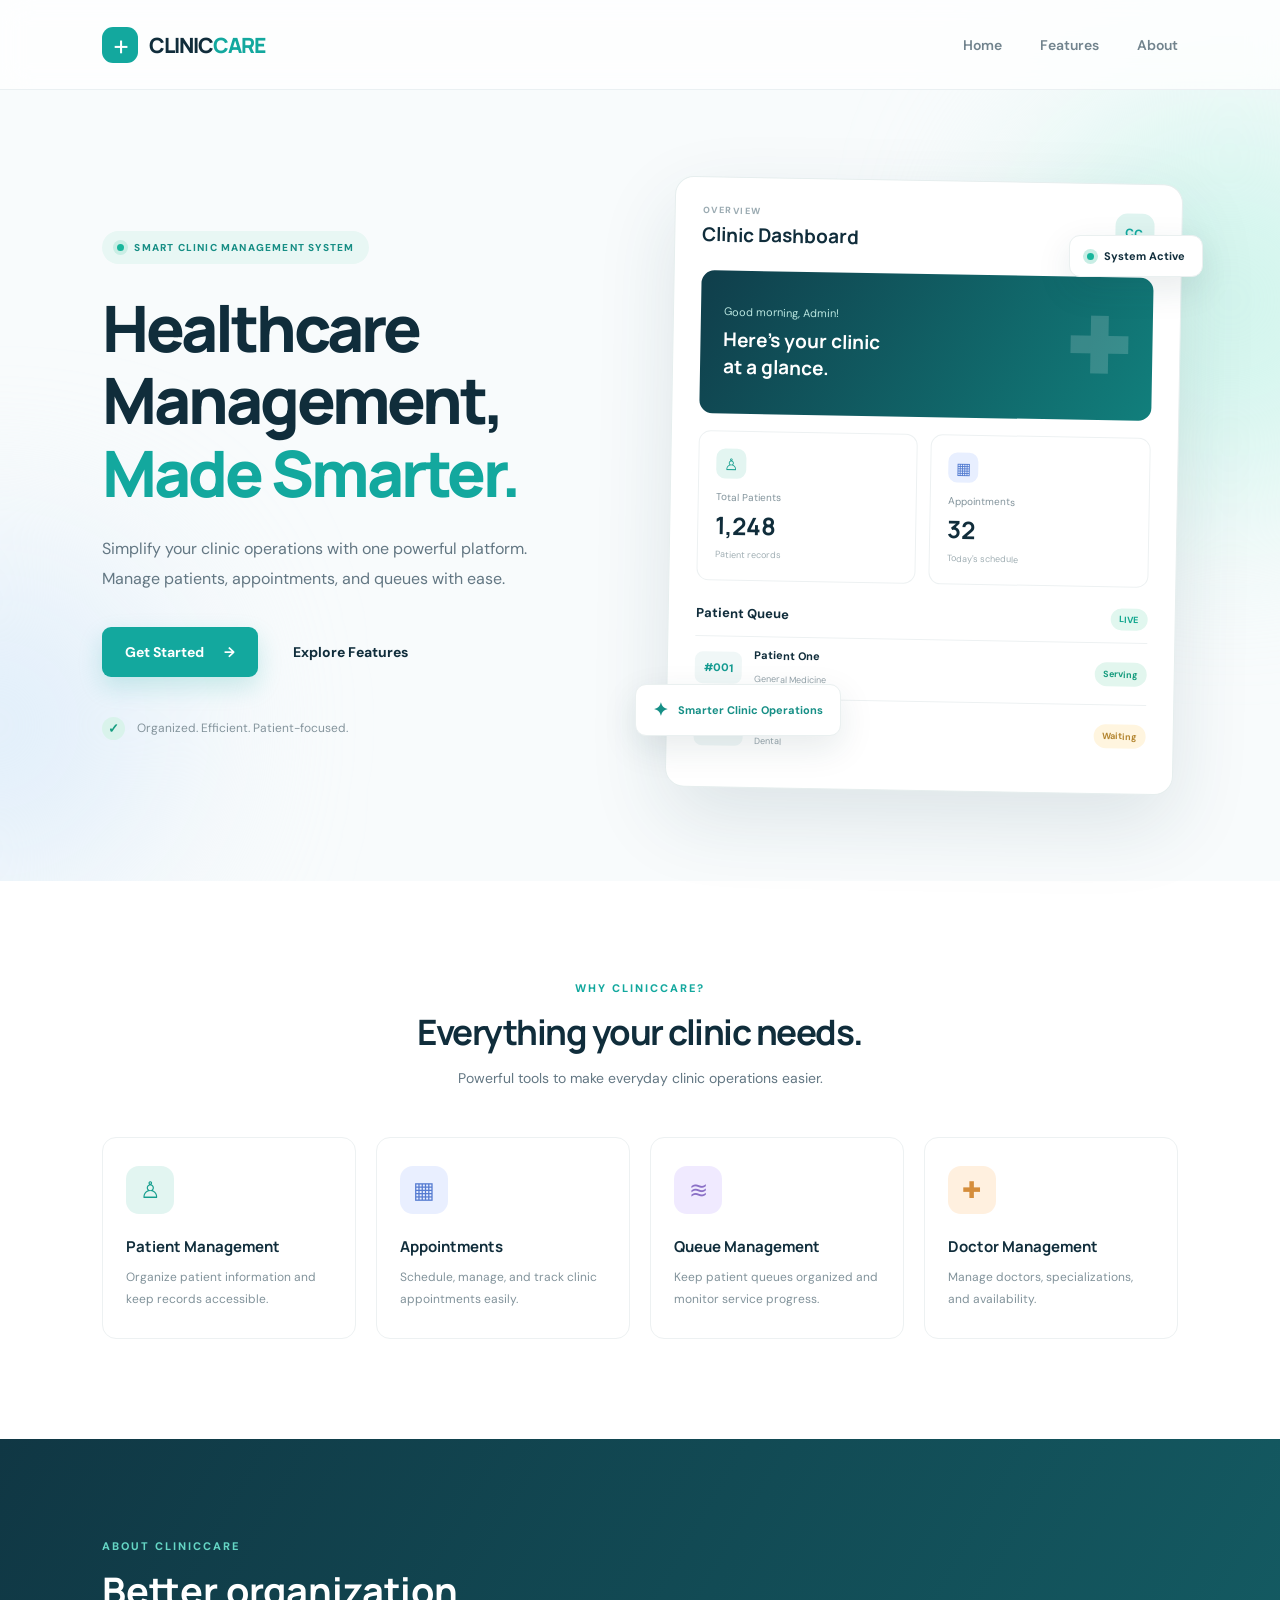
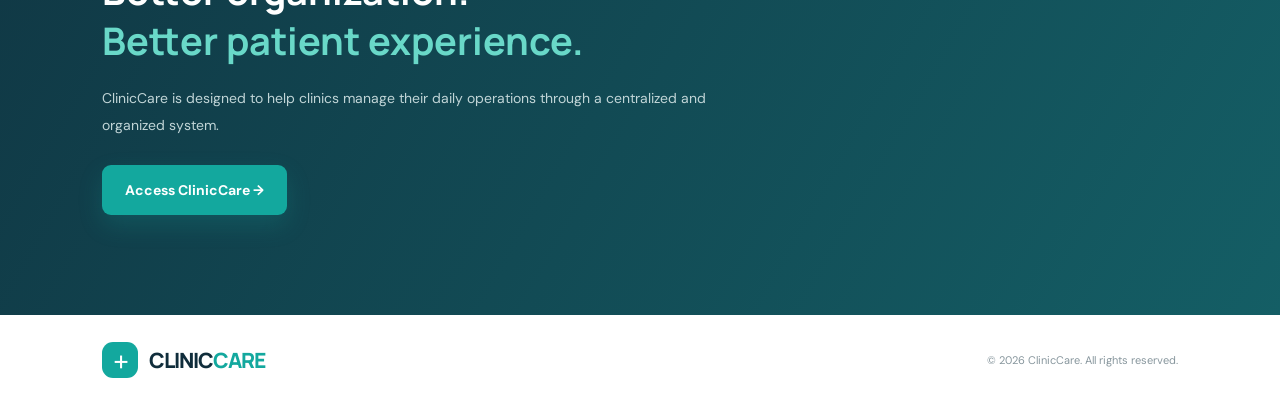
<file: welcome.html>
<!DOCTYPE html>
<html lang="en">
<head>
    <meta charset="UTF-8">
    <meta name="viewport" content="width=device-width, initial-scale=1.0">

    <title>ClinicCare | Smart Healthcare Management</title>

    <link rel="stylesheet" href="css/welcome.css">
</head>
<body>

    <div class="background-glow glow-one"></div>
    <div class="background-glow glow-two"></div>

    <!-- NAVBAR -->
    <header class="navbar">
        <a href="welcome.html" class="logo">
            <div class="logo-icon">+</div>
            <span>CLINIC<span class="logo-accent">CARE</span></span>
        </a>

        <nav class="nav-links">
            <a href="#home">Home</a>
            <a href="#features">Features</a>
            <a href="#about">About</a>
        </nav>

    </header>

    <!-- HERO SECTION -->
    <main class="hero" id="home">

        <section class="hero-content">

            <div class="announcement">
                <span class="announcement-dot"></span>
                SMART CLINIC MANAGEMENT SYSTEM
            </div>

            <h1>
                Healthcare<br>
                Management,<br>
                <span>Made Smarter.</span>
            </h1>

            <p class="hero-description">
                Simplify your clinic operations with one powerful platform.
                Manage patients, appointments, and queues with ease.
            </p>

            <div class="hero-buttons">
                <a href="signup.html" class="primary-btn">
                    Get Started <span>→</span>
                </a>

                <a href="#features" class="secondary-btn">
                    Explore Features
                </a>
            </div>

            <div class="hero-trust">
                <div class="trust-icon">✓</div>
                <p>Organized. Efficient. Patient-focused.</p>
            </div>

        </section>

        <!-- DASHBOARD PREVIEW -->
        <section class="preview-container">

            <div class="floating-label label-top">
                <span class="status-dot"></span>
                System Active
            </div>

            <div class="dashboard-preview">

                <div class="preview-header">
                    <div>
                        <p class="preview-small">OVERVIEW</p>
                        <h3>Clinic Dashboard</h3>
                    </div>

                    <div class="preview-avatar">CC</div>
                </div>

                <div class="welcome-card">
                    <div>
                        <p>Good morning, Admin!</p>
                        <h2>Here's your clinic<br>at a glance.</h2>
                    </div>
                    <div class="welcome-symbol">✚</div>
                </div>

                <div class="preview-stats">

                    <div class="stat-card">
                        <div class="stat-icon patients-icon">♙</div>
                        <p>Total Patients</p>
                        <h3>1,248</h3>
                        <span>Patient records</span>
                    </div>

                    <div class="stat-card">
                        <div class="stat-icon appointments-icon">▦</div>
                        <p>Appointments</p>
                        <h3>32</h3>
                        <span>Today's schedule</span>
                    </div>

                </div>

                <div class="queue-preview">
                    <div class="queue-heading">
                        <h4>Patient Queue</h4>
                        <span>LIVE</span>
                    </div>

                    <div class="queue-item">
                        <div class="queue-number">#001</div>
                        <div class="queue-person">
                            <strong>Patient One</strong>
                            <small>General Medicine</small>
                        </div>
                        <span class="queue-status serving">Serving</span>
                    </div>

                    <div class="queue-item">
                        <div class="queue-number">#002</div>
                        <div class="queue-person">
                            <strong>Patient Two</strong>
                            <small>Dental</small>
                        </div>
                        <span class="queue-status waiting">Waiting</span>
                    </div>
                </div>

            </div>

            <div class="floating-label label-bottom">
                <span>✦</span>
                Smarter Clinic Operations
            </div>

        </section>

    </main>

    <!-- FEATURES -->
    <section class="features-section" id="features">

        <div class="section-heading">
            <p class="section-tag">WHY CLINICCARE?</p>
            <h2>Everything your clinic needs.</h2>
            <p>Powerful tools to make everyday clinic operations easier.</p>
        </div>

        <div class="feature-grid">

            <div class="feature-card">
                <div class="feature-icon teal">♙</div>
                <h3>Patient Management</h3>
                <p>Organize patient information and keep records accessible.</p>
            </div>

            <div class="feature-card">
                <div class="feature-icon blue">▦</div>
                <h3>Appointments</h3>
                <p>Schedule, manage, and track clinic appointments easily.</p>
            </div>

            <div class="feature-card">
                <div class="feature-icon purple">≋</div>
                <h3>Queue Management</h3>
                <p>Keep patient queues organized and monitor service progress.</p>
            </div>

            <div class="feature-card">
                <div class="feature-icon orange">✚</div>
                <h3>Doctor Management</h3>
                <p>Manage doctors, specializations, and availability.</p>
            </div>

        </div>

    </section>

    <!-- ABOUT -->
    <section class="about-section" id="about">
        <div class="about-content">
            <p class="section-tag">ABOUT CLINICCARE</p>
            <h2>Better organization.<br><span>Better patient experience.</span></h2>
            <p>
                ClinicCare is designed to help clinics manage their daily
                operations through a centralized and organized system.
            </p>
            <a href="login.html" class="primary-btn">
                Access ClinicCare →
            </a>
        </div>
    </section>

    <!-- FOOTER -->
    <footer class="footer">
        <a href="welcome.html" class="logo">
            <div class="logo-icon">+</div>
            <span>CLINIC<span class="logo-accent">CARE</span></span>
        </a>

        <p>© 2026 ClinicCare. All rights reserved.</p>
    </footer>

    <script src="js/welcome.js"></script>

</body>
</html>
</file>
<file: css/welcome.css>
@import url('https://fonts.googleapis.com/css2?family=DM+Sans:wght@400;500;600;700;800&family=Manrope:wght@400;500;600;700;800&display=swap');

:root {
    --navy: #102d3b;
    --teal: #13a89e;
    --light-teal: #e4f7f4;
    --text: #637783;
    --white: #ffffff;
}

* {
    margin: 0;
    padding: 0;
    box-sizing: border-box;
}

html {
    scroll-behavior: smooth;
}

body {
    font-family: 'DM Sans', sans-serif;
    color: var(--navy);
    background: #f8fbfc;
    overflow-x: hidden;
    position: relative;
}

a {
    text-decoration: none;
}

/* BACKGROUND */

.background-glow {
    position: absolute;
    border-radius: 50%;
    filter: blur(90px);
    z-index: -1;
    pointer-events: none;
}

.glow-one {
    width: 400px;
    height: 400px;
    background: #d2f5ed;
    top: 100px;
    right: -150px;
}

.glow-two {
    width: 350px;
    height: 350px;
    background: #e1eefa;
    top: 550px;
    left: -180px;
}

/* NAVBAR */

.navbar {
    width: 100%;
    height: 90px;
    padding: 0 8%;
    display: flex;
    align-items: center;
    justify-content: space-between;
    position: relative;
    z-index: 10;
    border-bottom: 1px solid #eaf0f2;
    background: rgba(255, 255, 255, 0.75);
    backdrop-filter: blur(15px);
}

.logo {
    display: flex;
    align-items: center;
    gap: 11px;
    color: var(--navy);
    font-family: 'Manrope', sans-serif;
    font-size: 21px;
    font-weight: 800;
    letter-spacing: -1px;
}

.logo-accent {
    color: var(--teal);
}

.logo-icon {
    width: 36px;
    height: 36px;
    background: var(--teal);
    color: white;
    border-radius: 11px;
    display: grid;
    place-items: center;
    font-size: 28px;
    font-weight: 500;
}

.nav-links {
    display: flex;
    gap: 38px;
}

.nav-links a {
    color: #71838d;
    font-size: 14px;
    font-weight: 600;
    transition: 0.3s;
}

.nav-links a:hover {
    color: var(--teal);
}

/* HERO */

.hero {
    min-height: 690px;
    padding: 90px 8%;
    display: grid;
    grid-template-columns: 1fr 1fr;
    align-items: center;
    gap: 60px;
}

.hero-content {
    animation: fadeUp 0.8s ease;
}

.announcement {
    display: inline-flex;
    align-items: center;
    gap: 10px;
    background: #e8f7f4;
    color: #178e85;
    padding: 10px 15px;
    border-radius: 30px;
    font-size: 10px;
    font-weight: 800;
    letter-spacing: 1.2px;
    margin-bottom: 28px;
}

.announcement-dot,
.status-dot {
    width: 7px;
    height: 7px;
    background: #19b69c;
    border-radius: 50%;
    box-shadow: 0 0 0 4px #c9eee5;
}

.hero h1 {
    font-family: 'Manrope', sans-serif;
    font-size: clamp(42px, 5vw, 65px);
    font-weight: 800;
    letter-spacing: -3px;
    line-height: 1.13;
    color: var(--navy);
}

.hero h1 span {
    color: var(--teal);
}

.hero-description {
    color: var(--text);
    font-size: 16px;
    line-height: 1.9;
    max-width: 470px;
    margin: 25px 0 32px;
}

.hero-buttons {
    display: flex;
    align-items: center;
    gap: 15px;
    flex-wrap: wrap;
}

.primary-btn {
    display: inline-flex;
    align-items: center;
    gap: 20px;
    background: var(--teal);
    color: white;
    padding: 16px 23px;
    border-radius: 9px;
    font-size: 14px;
    font-weight: 700;
    box-shadow: 0 10px 25px rgba(19, 168, 158, 0.2);
    transition: 0.3s;
}

.primary-btn:hover {
    background: #0c8d84;
    transform: translateY(-3px);
    box-shadow: 0 15px 30px rgba(19, 168, 158, 0.25);
}

.secondary-btn {
    color: var(--navy);
    padding: 16px 20px;
    font-size: 14px;
    font-weight: 700;
    transition: 0.3s;
}

.secondary-btn:hover {
    color: var(--teal);
}

.hero-trust {
    display: flex;
    align-items: center;
    gap: 12px;
    margin-top: 40px;
}

.trust-icon {
    width: 23px;
    height: 23px;
    border-radius: 50%;
    background: #d9f3eb;
    color: #159d80;
    display: grid;
    place-items: center;
    font-size: 13px;
    font-weight: bold;
}

.hero-trust p {
    color: #84949c;
    font-size: 12px;
}

/* DASHBOARD PREVIEW */

.preview-container {
    position: relative;
    max-width: 510px;
    width: 100%;
    margin: auto;
    animation: fadeUp 1s ease;
}

.dashboard-preview {
    background: white;
    border: 1px solid #e6eeee;
    border-radius: 19px;
    padding: 27px;
    box-shadow: 0 30px 80px rgba(26, 69, 79, 0.12);
    transform: rotate(1deg);
}

.preview-header {
    display: flex;
    justify-content: space-between;
    align-items: center;
    margin-bottom: 23px;
}

.preview-small {
    font-size: 9px;
    color: #9babb2;
    font-weight: 800;
    letter-spacing: 1.5px;
    margin-bottom: 5px;
}

.preview-header h3 {
    font-family: 'Manrope', sans-serif;
    font-size: 19px;
}

.preview-avatar {
    width: 39px;
    height: 39px;
    border-radius: 12px;
    display: grid;
    place-items: center;
    background: #dff4f0;
    color: var(--teal);
    font-size: 12px;
    font-weight: 800;
}

.welcome-card {
    background: linear-gradient(120deg, #103e4b, #117f7c);
    padding: 23px;
    border-radius: 13px;
    display: flex;
    align-items: center;
    justify-content: space-between;
    color: white;
    overflow: hidden;
}

.welcome-card p {
    font-size: 11px;
    color: #b9e5df;
    margin-bottom: 8px;
}

.welcome-card h2 {
    font-family: 'Manrope', sans-serif;
    font-size: 19px;
    line-height: 1.4;
}

.welcome-symbol {
    font-size: 75px;
    font-weight: 800;
    color: rgba(255, 255, 255, 0.17);
}

.preview-stats {
    display: grid;
    grid-template-columns: 1fr 1fr;
    gap: 13px;
    margin-top: 17px;
}

.stat-card {
    padding: 17px;
    border: 1px solid #edf1f2;
    border-radius: 12px;
}

.stat-icon {
    width: 30px;
    height: 30px;
    border-radius: 9px;
    display: grid;
    place-items: center;
    font-size: 16px;
    margin-bottom: 12px;
}

.patients-icon {
    background: #e3f5f1;
    color: #159e8e;
}

.appointments-icon {
    background: #e8efff;
    color: #527bd0;
}

.stat-card p {
    color: #82939b;
    font-size: 10px;
    margin-bottom: 5px;
}

.stat-card h3 {
    font-family: 'Manrope', sans-serif;
    font-size: 24px;
}

.stat-card span {
    font-size: 9px;
    color: #a1afb4;
}

.queue-preview {
    margin-top: 21px;
}

.queue-heading {
    display: flex;
    align-items: center;
    justify-content: space-between;
    margin-bottom: 12px;
}

.queue-heading h4 {
    font-size: 13px;
}

.queue-heading span {
    font-size: 9px;
    font-weight: 800;
    color: #13a78f;
    background: #e1f7ef;
    padding: 5px 9px;
    border-radius: 20px;
}

.queue-item {
    display: flex;
    align-items: center;
    padding: 11px 0;
    border-top: 1px solid #edf1f2;
    gap: 12px;
}

.queue-number {
    background: #f0f7f7;
    color: #159b91;
    font-size: 11px;
    font-weight: 800;
    padding: 9px;
    border-radius: 8px;
}

.queue-person {
    flex: 1;
}

.queue-person strong {
    display: block;
    font-size: 11px;
    margin-bottom: 4px;
}

.queue-person small {
    color: #94a2a9;
    font-size: 9px;
}

.queue-status {
    font-size: 9px;
    padding: 6px 9px;
    border-radius: 20px;
    font-weight: 700;
}

.serving {
    color: #159b7d;
    background: #e2f6ee;
}

.waiting {
    color: #b48631;
    background: #fff5df;
}

/* FLOATING LABELS */

.floating-label {
    position: absolute;
    display: flex;
    align-items: center;
    gap: 10px;
    background: white;
    padding: 13px 17px;
    border: 1px solid #eaf0f0;
    border-radius: 11px;
    box-shadow: 0 12px 35px rgba(20, 55, 65, 0.1);
    font-size: 11px;
    font-weight: 700;
    z-index: 2;
    animation: float 4s ease-in-out infinite;
}

.label-top {
    top: 55px;
    right: -25px;
}

.label-bottom {
    bottom: 55px;
    left: -35px;
    color: #168f86;
}

.label-bottom span {
    font-size: 18px;
}

/* FEATURES */

.features-section {
    padding: 100px 8%;
    background: white;
}

.section-heading {
    text-align: center;
    margin-bottom: 50px;
}

.section-tag {
    color: var(--teal);
    font-size: 11px;
    font-weight: 800;
    letter-spacing: 2px;
    margin-bottom: 13px;
}

.section-heading h2 {
    font-family: 'Manrope', sans-serif;
    font-size: 35px;
    letter-spacing: -1.5px;
    margin-bottom: 13px;
}

.section-heading > p:last-child {
    color: var(--text);
    font-size: 14px;
}

.feature-grid {
    display: grid;
    grid-template-columns: repeat(4, 1fr);
    gap: 20px;
}

.feature-card {
    padding: 28px 23px;
    border: 1px solid #edf1f2;
    border-radius: 14px;
    transition: 0.3s;
    background: white;
}

.feature-card:hover {
    transform: translateY(-7px);
    box-shadow: 0 15px 35px rgba(20, 60, 70, 0.08);
    border-color: #c8eae5;
}

.feature-icon {
    width: 48px;
    height: 48px;
    display: grid;
    place-items: center;
    border-radius: 13px;
    font-size: 23px;
    margin-bottom: 22px;
}

.teal {
    color: #159e8e;
    background: #e2f5f1;
}

.blue {
    color: #557bd1;
    background: #e9efff;
}

.purple {
    color: #8b70c7;
    background: #f0eaff;
}

.orange {
    color: #d58d3b;
    background: #fff0df;
}

.feature-card h3 {
    font-family: 'Manrope', sans-serif;
    font-size: 15px;
    margin-bottom: 10px;
}

.feature-card p {
    color: #82939b;
    font-size: 12px;
    line-height: 1.8;
}

/* ABOUT */

.about-section {
    padding: 100px 8%;
    background: linear-gradient(120deg, #103744, #145e65);
    color: white;
}

.about-content {
    max-width: 650px;
}

.about-content .section-tag {
    color: #65d6c5;
}

.about-content h2 {
    font-family: 'Manrope', sans-serif;
    font-size: 38px;
    line-height: 1.3;
    margin-bottom: 20px;
}

.about-content h2 span {
    color: #69d8c8;
}

.about-content > p:not(.section-tag) {
    color: #c1d5d7;
    font-size: 14px;
    line-height: 1.9;
    margin-bottom: 27px;
}

/* FOOTER */

.footer {
    min-height: 90px;
    padding: 20px 8%;
    display: flex;
    align-items: center;
    justify-content: space-between;
    gap: 20px;
    background: white;
}

.footer p {
    color: #87969d;
    font-size: 11px;
}

/* ANIMATIONS */

@keyframes fadeUp {
    from {
        opacity: 0;
        transform: translateY(25px);
    }

    to {
        opacity: 1;
        transform: translateY(0);
    }
}

@keyframes float {
    0%, 100% {
        transform: translateY(0);
    }

    50% {
        transform: translateY(-9px);
    }
}

/* RESPONSIVE */

@media (max-width: 1050px) {
    .hero {
        gap: 35px;
        padding-left: 6%;
        padding-right: 6%;
    }

    .feature-grid {
        grid-template-columns: repeat(2, 1fr);
    }

    .label-top {
        right: -10px;
    }

    .label-bottom {
        left: -10px;
    }
}

@media (max-width: 768px) {
    .navbar {
        padding: 0 5%;
        height: 75px;
    }

    .nav-links {
        display: none;
    }

    .hero {
        grid-template-columns: 1fr;
        padding: 65px 6%;
        gap: 65px;
    }

    .hero-content {
        text-align: center;
    }

    .hero-description {
        margin-left: auto;
        margin-right: auto;
    }

    .hero-buttons,
    .hero-trust {
        justify-content: center;
    }

    .preview-container {
        max-width: 480px;
    }

    .dashboard-preview {
        padding: 20px;
    }

    .features-section,
    .about-section {
        padding: 75px 6%;
    }

    .section-heading h2 {
        font-size: 28px;
    }

    .about-content h2 {
        font-size: 30px;
    }
}

@media (max-width: 480px) {
    .logo {
        font-size: 17px;
    }

    .hero h1 {
        font-size: 43px;
        letter-spacing: -2px;
    }

    .hero-description {
        font-size: 14px;
    }

    .dashboard-preview {
        padding: 15px;
    }

    .floating-label {
        font-size: 9px;
        padding: 10px;
    }

    .label-top {
        right: -5px;
        top: -25px;
    }

    .label-bottom {
        left: -5px;
        bottom: -25px;
    }

    .feature-grid {
        grid-template-columns: 1fr;
    }

    .footer {
        flex-direction: column;
        justify-content: center;
        text-align: center;
    }
}
</file>
